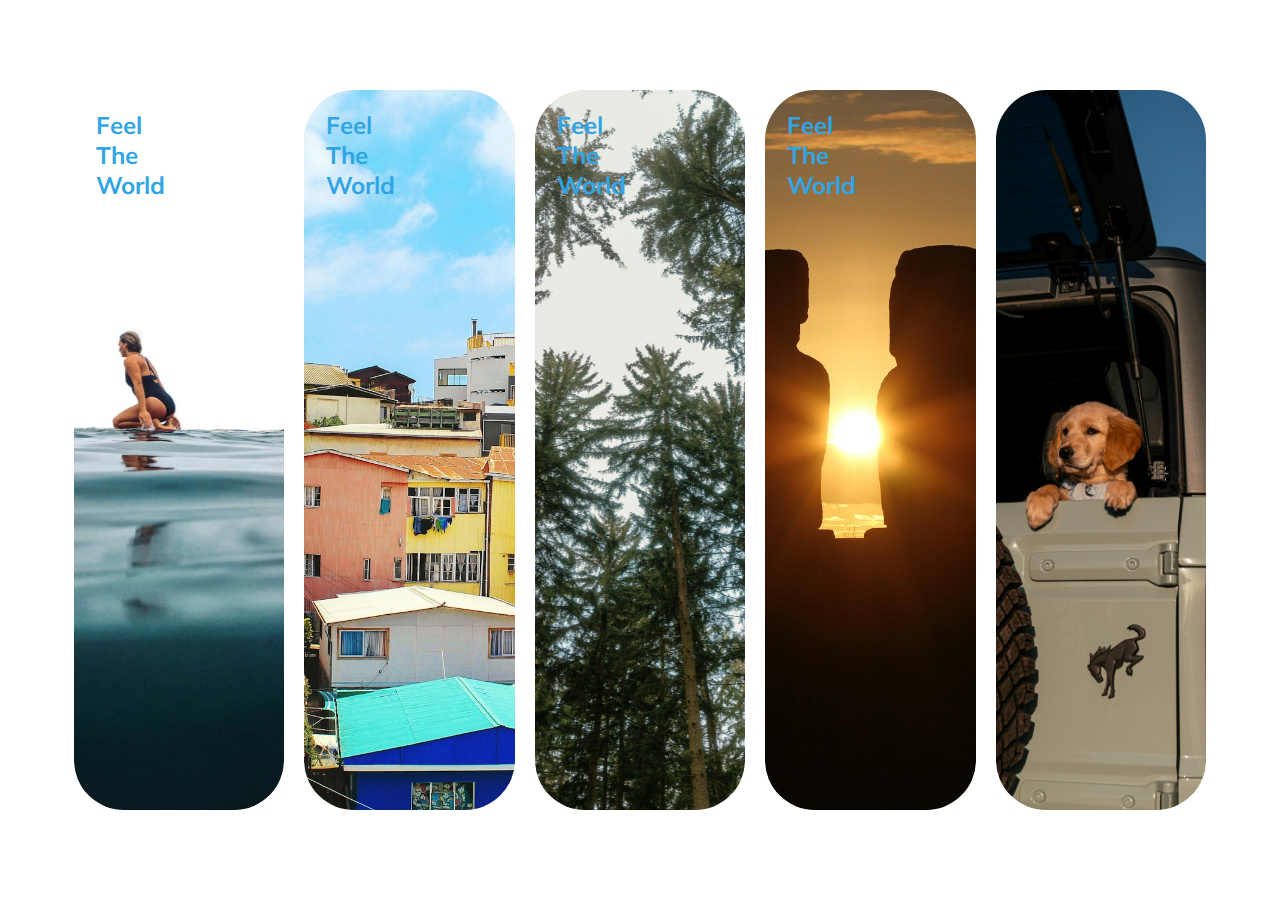
<file: 01_expanding_cards/index.html>
<!DOCTYPE html>
<html lang="en">
  <head>
    <meta charset="UTF-8" />
    <meta name="viewport" content="width=device-width, initial-scale=1.0" />
    <link
      rel="stylesheet"
      href="https://cdnjs.cloudflare.com/ajax/libs/font-awesome/6.7.2/css/all.min.css"
      integrity="sha512-Evv84Mr4kqVGRNSgIGL/F/aIDqQb7xQ2vcrdIwxfjThSH8CSR7PBEakCr51Ck+w+/U6swU2Im1vVX0SVk9ABhg=="
      crossorigin="anonymous"
      referrerpolicy="no-referrer"
    />
    <link rel="stylesheet" href="style.css" />
    <title>Expanding images</title>
  </head>
  <body>
    <div class="container">
      <div
        class="panel active"
        style="
          background-image: url('static/img/katie-rodriguez-ITH2ehTNpqs-unsplash.jpg');
        "
      >
        <h3>Feel The World</h3>
      </div>

      <div
        class="panel active"
        style="
          background-image: url('static/img/loic-mermilliod-H6KJ2D0LphU-unsplash.jpg');
        "
      >
        <h3>Feel The World</h3>
      </div>

      <div
        class="panel active"
        style="background-image: url('static/img/tallTrees.jpg')"
      >
        <h3>Feel The World</h3>
      </div>

      <div
        class="panel active"
        style="
          background-image: url('static/img/thomas-griggs-anvAqsSbtms-unsplash.jpg');
        "
      >
        <h3>Feel The World</h3>
      </div>

      <div
        class="panel active"
        style="
          background-image: url('static/img/tyler-RyvmXFkys7Q-unsplash.jpg');
        "
      >
        <h3>Feel The World</h3>
      </div>
    </div>
    <script src="./script.js"></script>
  </body>
</html>
</file>
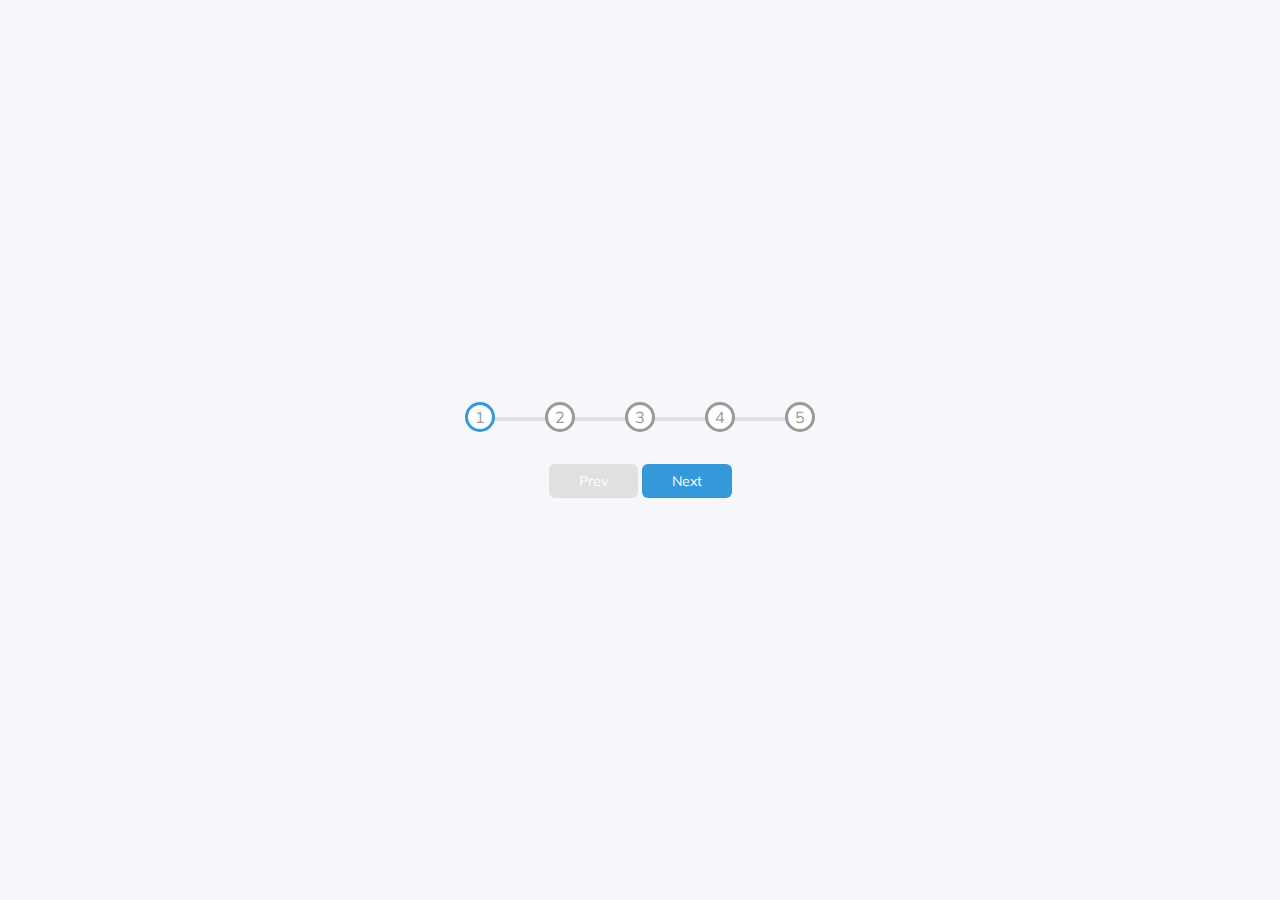
<file: 02_progress_steps/index.html>
<!DOCTYPE html>
<html lang="en">
  <head>
    <meta charset="UTF-8" />
    <meta name="viewport" content="width=device-width, initial-scale=1.0" />
    <link
      rel="stylesheet"
      href="https://cdnjs.cloudflare.com/ajax/libs/font-awesome/6.7.2/css/all.min.css"
      integrity="sha512-Evv84Mr4kqVGRNSgIGL/F/aIDqQb7xQ2vcrdIwxfjThSH8CSR7PBEakCr51Ck+w+/U6swU2Im1vVX0SVk9ABhg=="
      crossorigin="anonymous"
      referrerpolicy="no-referrer"
    />
    <link rel="stylesheet" href="style.css" />
    <title>Progress Steps</title>
  </head>
  <body>
    <div class="container">
      <div class="progress-container">
        <div class="progress" id="progress"></div>
        <div class="circle active">1</div>
        <div class="circle">2</div>
        <div class="circle">3</div>
        <div class="circle">4</div>
        <div class="circle">5</div>
      </div>
      
      <button class="btn" id="prev" disabled>Prev</button>
      <button class="btn" id="next">Next</button>
    </div>
    <script src="script.js"></script>
  </body>
</html>
</file>
<file: 01_expanding_cards/style.css>
@import url("https://fonts.googleapis.com/css2?family=Muli&display=swap");

* {
  box-sizing: border-box;
}
body {
  font-family: "Muli", sans-serif;

  display: flex;
  flex-direction: column;
  align-items: center;
  justify-content: center;
  height: 100vh;
  overflow: hidden;
  margin: 0;
}

.container {
  display: flex;
  width: 90vw;
}

.panel {
  background-size: auto 100%;
  background-position: center;
  background-repeat: no-repeat;
  height: 80vh;
  border-radius: 50px;
  color: #fff;
  cursor: pointer;
  flex: 0.5;
  margin: 10px;
  position: relative;
  transition: flex 0.7s ease-in;
}

.panel h3 {
  font-size: 24px;
  position: absolute;
  top: 20px;
  right: 350px;
  margin: 0;
  opacity: 0;
  color: rgb(49, 165, 227);
}

.panel.active {
  flex: 5;
}

.panel.active h3 {
  opacity: 1;
  transition: opacity 0.3s ease-in 0.4s;
}

@media (max-width: 480px) {
  .container {
    width: 100vw;
  }

  .panel:nth-of-type(4),
  .panel:nth-of-type(5) {
    display: none;
  }
}
</file>
<file: 02_progress_steps/style.css>
@import url("https://fonts.googleapis.com/css2?family=Muli&display=swap");

:root {
  --line-border-fill: #3498db;
  --line-border-empty: #e0e0e0;
}

* {
  box-sizing: border-box;
}
body {
  font-family: "Muli", sans-serif;

  background-color: #f6f7fb;
  display: flex;
  align-items: center;
  justify-content: center;
  height: 100vh;
  overflow: hidden;
  margin: 0;
}

.container {
  text-align: center;
}

.progress-container {
  display: flex;
  justify-content: space-between;

  position: relative;
  margin-bottom: 2rem;
  max-width: 100%;
  width: 350px;
}

.progress-container::before {
  content: "";
  background-color: var(--line-border-empty);
  position: absolute;
  top: 50%;
  left: 0%;
  height: 4px;
  width: 100%;
  z-index: -1;
}

.progress {
  background-color: var(--line-border-fill);
  position: absolute;
  top: 50%;
  left: 0%;

  height: 4px;
  width: 0%;
  z-index: -1;
  transition: 0.4s ease;
}

.circle {
  background-color: #fff;
  color: #999;
  border-radius: 50%;
  height: 30px;
  width: 30px;
  display: flex;
  align-items: center;
  justify-content: center;
  border: 3px solid;
  transition: 0.4s ease;
}

.circle.active {
  border-color: var(--line-border-fill);
}

.btn {
  background-color: var(--line-border-fill);
  color: #fff;
  border: 0;
  border-radius: 6px;
  font-family: inherit;
  padding: 8px 30px;
  font-size: 14px;
}

.btn:active {
  transform: scale(0.98);
  cursor: pointer;
}

.btn:focus {
  outline: 0;
}

.btn:disabled {
  background-color: var(--line-border-empty);
  cursor: not-allowed;
}
</file>
